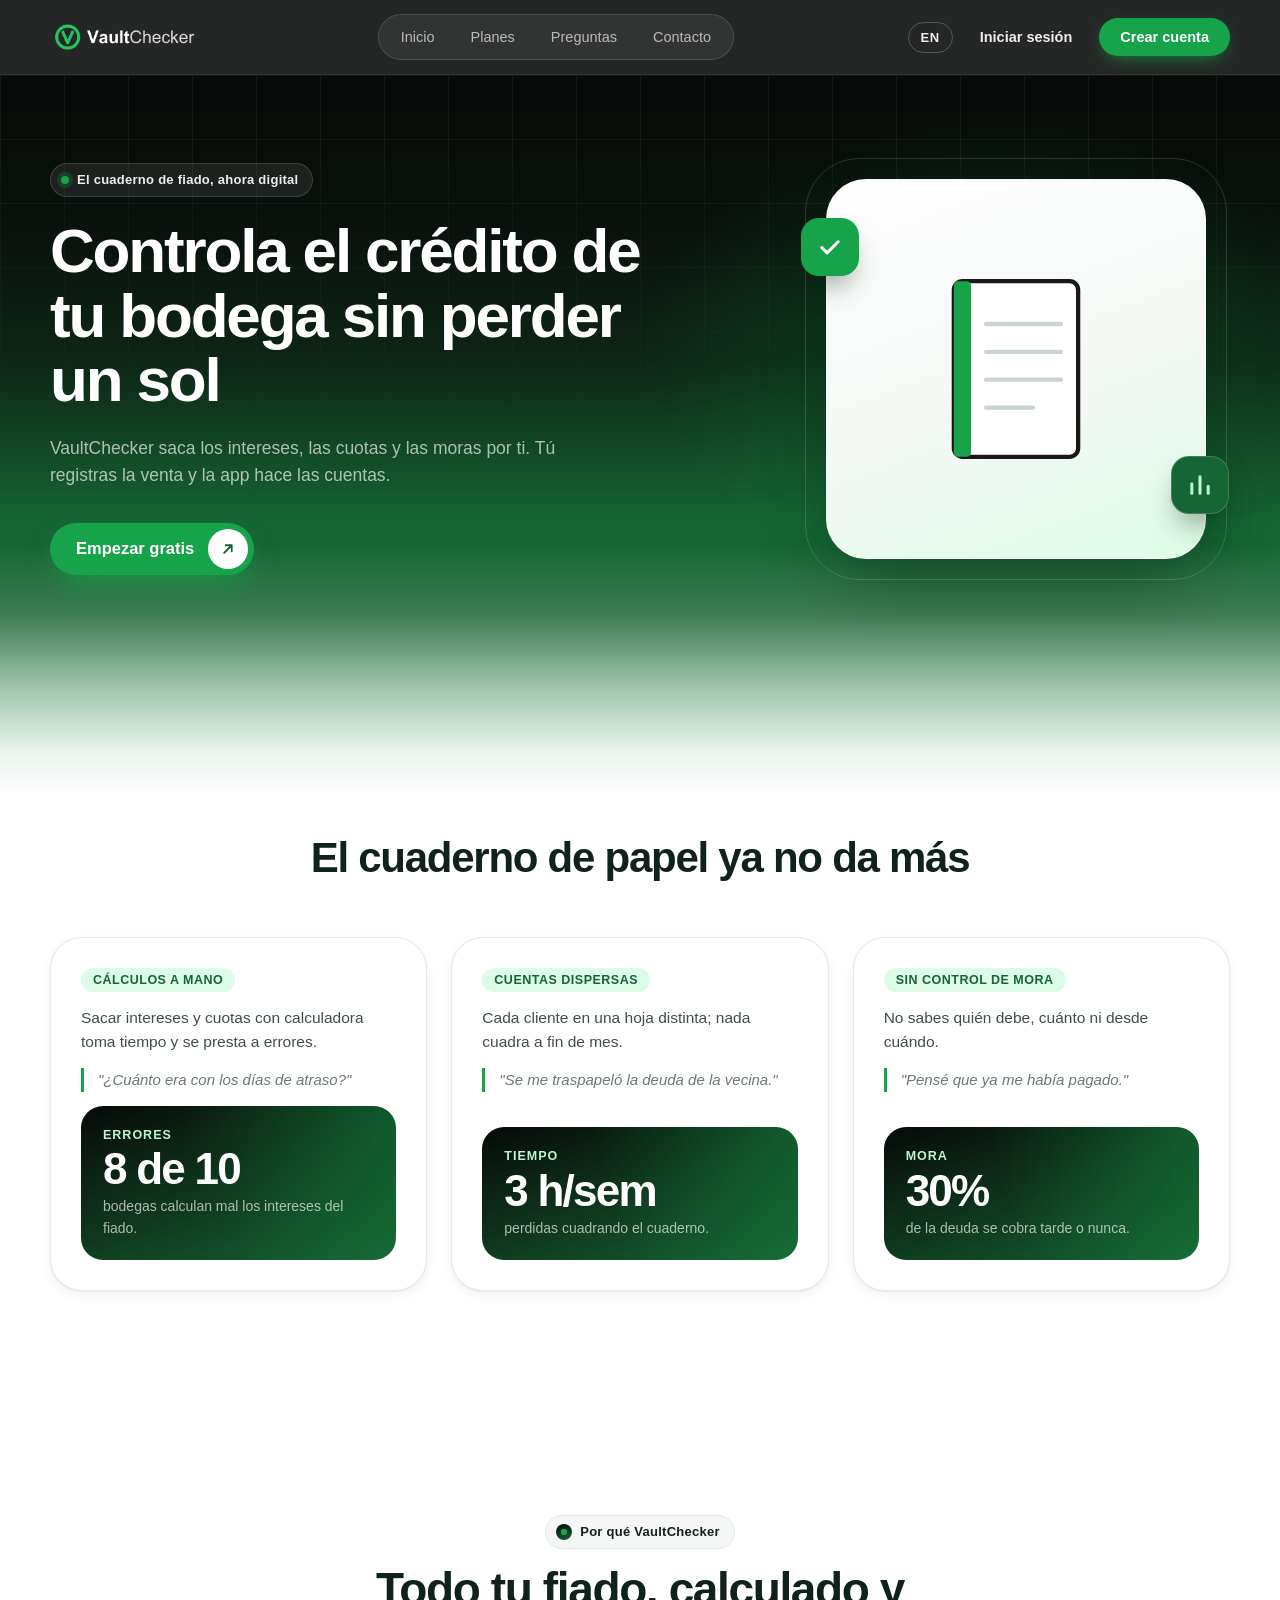
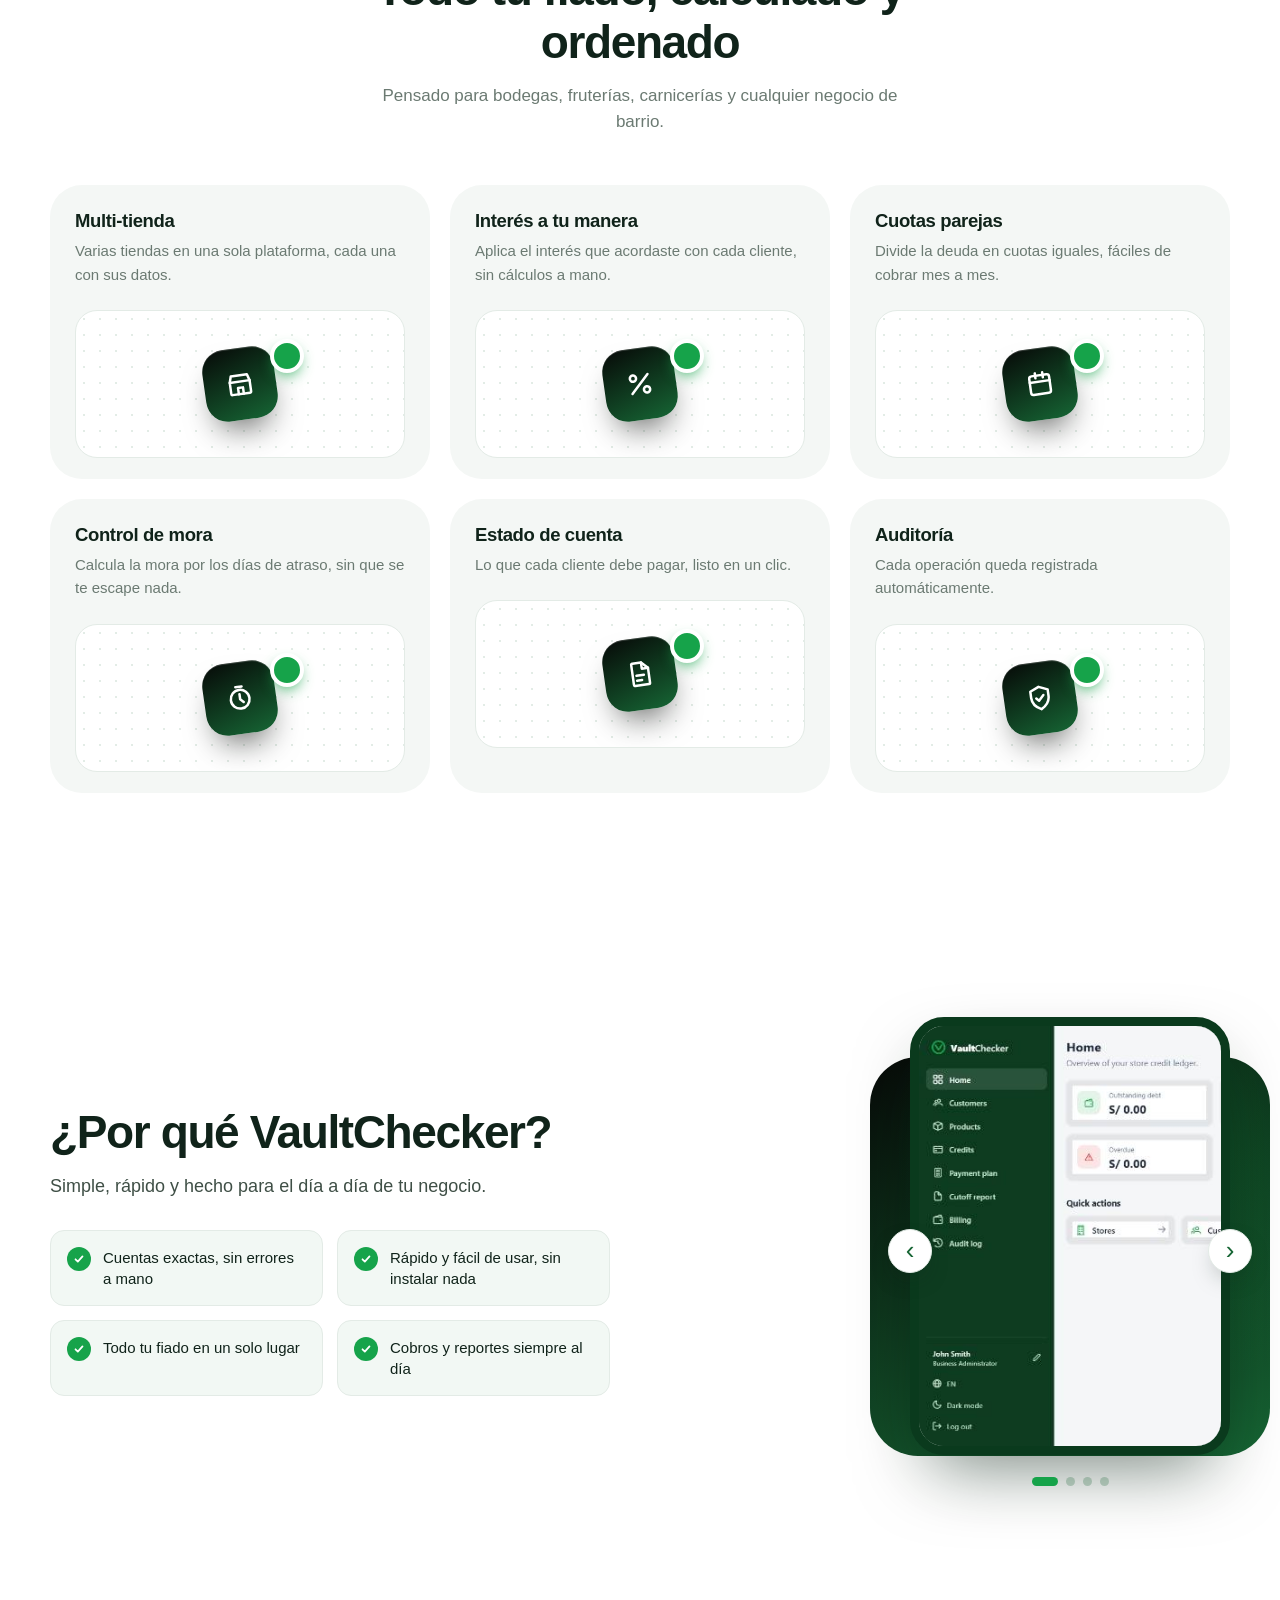
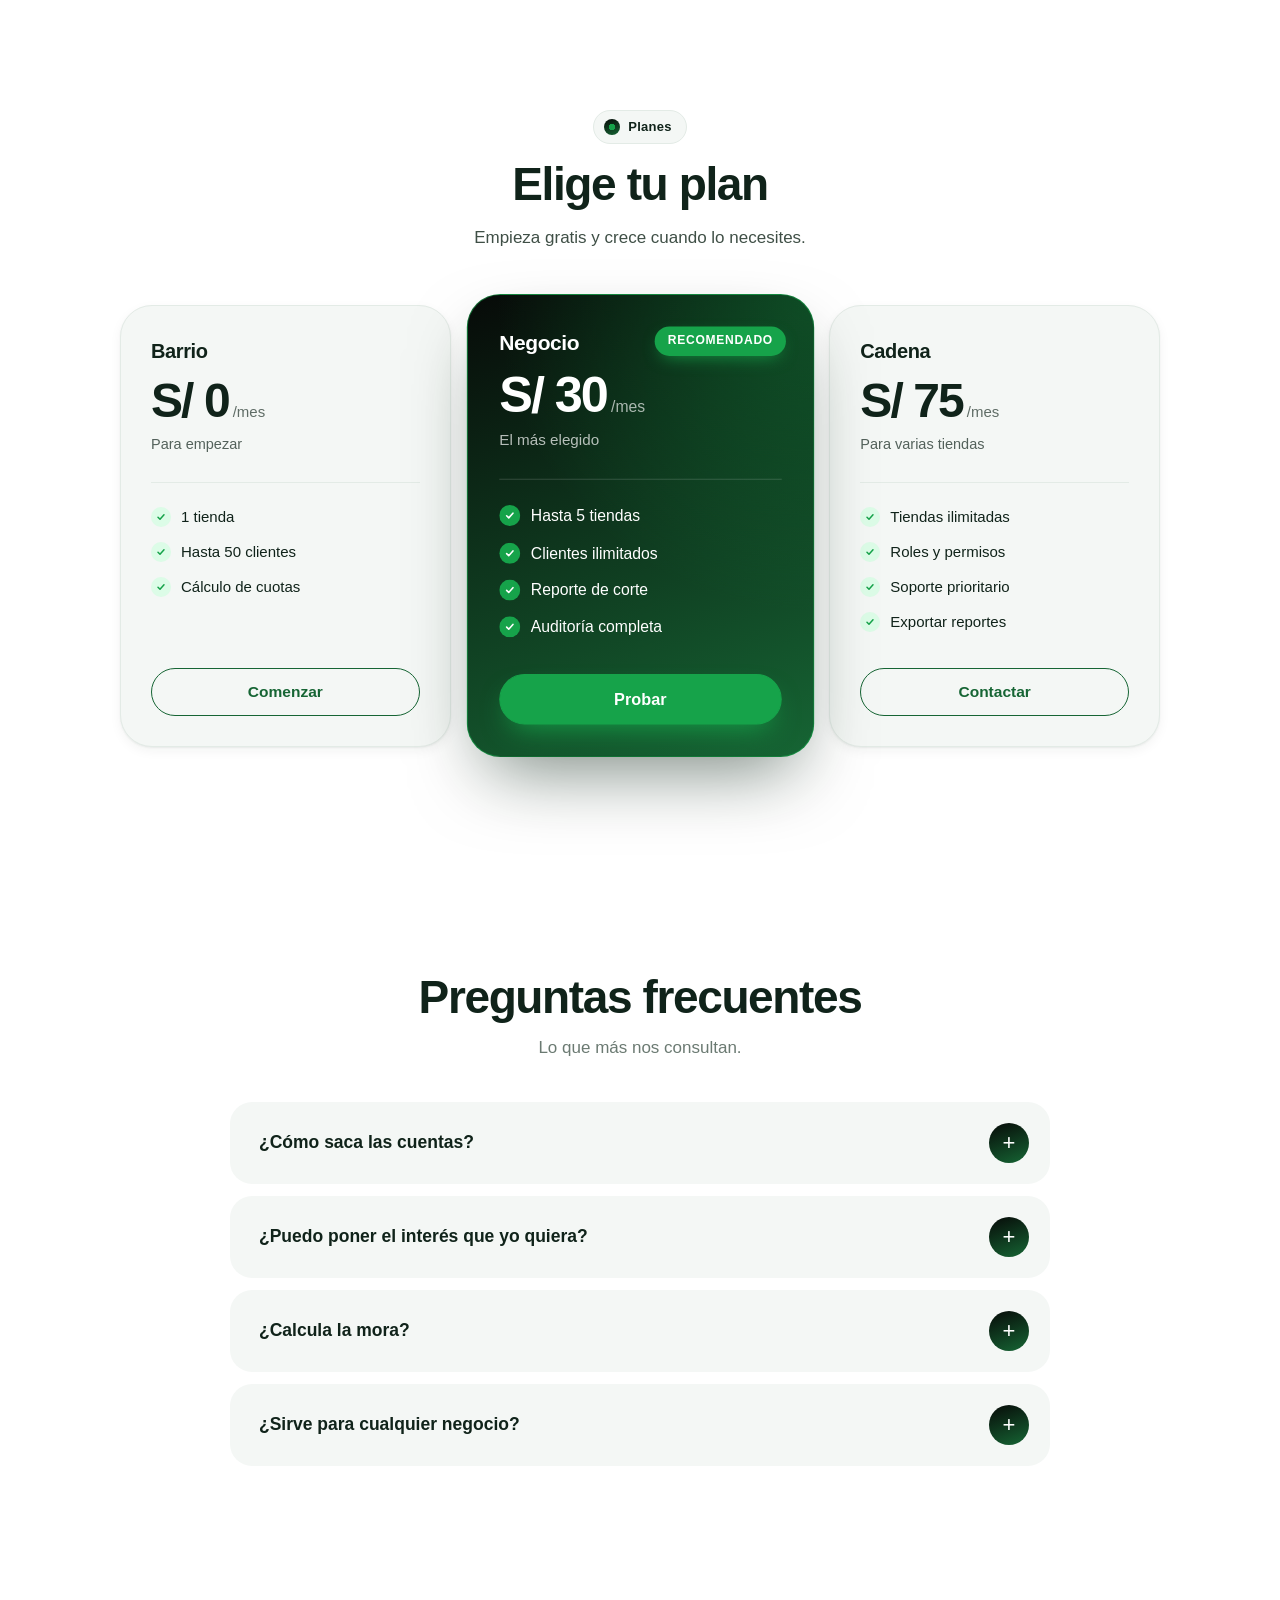
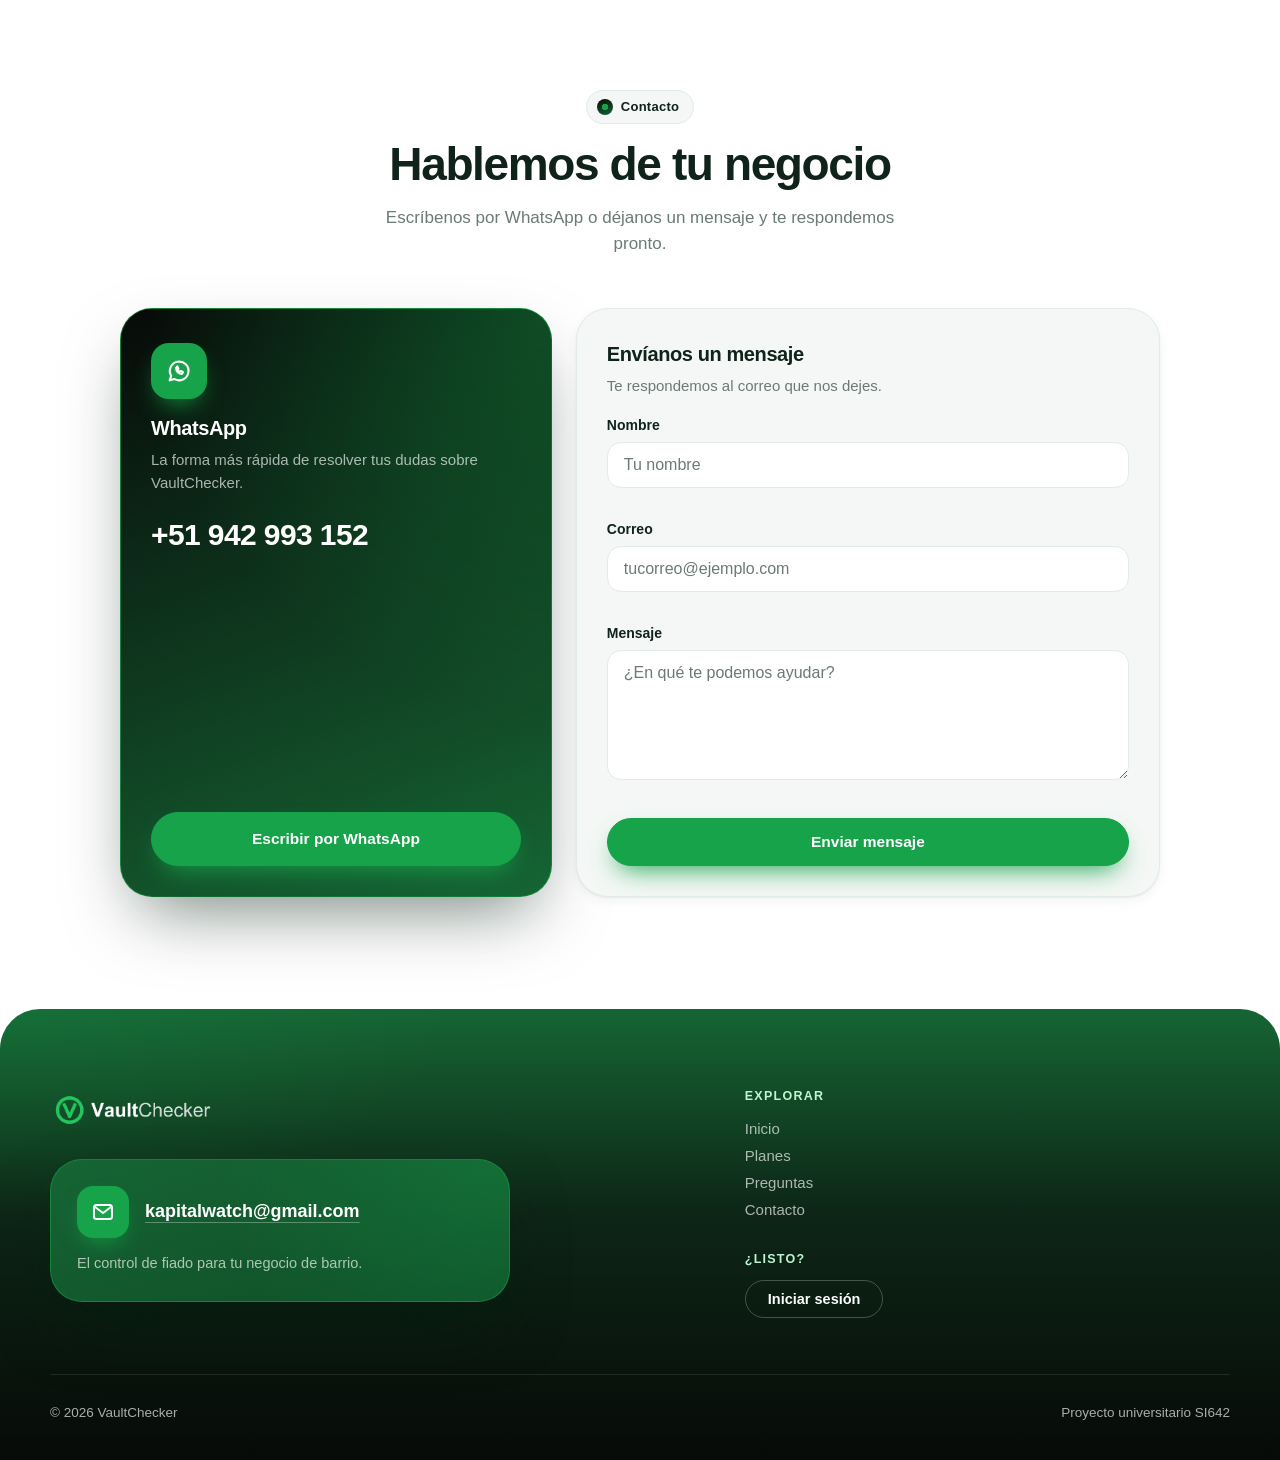
<file: src/index.html>
<!DOCTYPE html>
<html lang="es">
<head>
    <meta charset="UTF-8">
    <meta name="viewport" content="width=device-width, initial-scale=1">
    <title data-i18n="app.title">VaultChecker</title>
    <link rel="icon" href="../assets/favicon.svg" type="image/svg+xml">
    <link rel="stylesheet" href="styles.css">
</head>
<body>
    <header>
        <img class="logo" src="../assets/images/logo-dark.png" alt="VaultChecker">
        <button class="nav_toggle" type="button" aria-label="Menu" aria-expanded="false" data-nav-toggle>
            <span></span><span></span><span></span>
        </button>
        <nav class="hero_nav">
            <div class="nav_links">
            <button class="btn_hero_nav" data-i18n="hero.home" data-target="home"></button>
            <button class="btn_hero_nav" data-i18n="hero.membership" data-target="membership"></button>
            <button class="btn_hero_nav" data-i18n="hero.faq" data-target="faq"></button>
            <button class="btn_hero_nav" data-i18n="hero.contact" data-target="contact"></button>
            </div>
            <div class="nav_actions">
            <button class="btn_hero_nav" data-lang-toggle>EN</button>
            <button class="btn_hero_nav" label="btn_login" data-app-login data-i18n="hero.login"></button>
            <button class="btn_hero_nav btn_hero_nav_cta" data-app-register data-i18n="hero.register"></button>
            </div>
        </nav>
    </header>
   <main>
      <div class="section" id="home">
           <div class="presentation">
               <p class="short_summary" data-i18n="main.summary"></p>
               <p class="catchy_words" data-i18n="main.catchy"></p>
               <div class="hero_visual">
               <span class="hero_chip hero_chip_check" aria-hidden="true"><svg viewBox="0 0 24 24"><path d="M5 12.5l4.5 4.5L19 7.5"/></svg></span>
               <span class="hero_chip hero_chip_chart" aria-hidden="true"><svg viewBox="0 0 24 24"><path d="M5 19V11M12 19V5M19 19v-6"/></svg></span>
               <svg class="presentation_image hero_anim" viewBox="0 0 280 280" xmlns="http://www.w3.org/2000/svg" role="img" aria-label="The store credit notebook goes digital with VaultChecker">
                   <g class="anim_notebook">
                       <rect x="82" y="58" width="116" height="164" rx="8" fill="#ffffff" stroke="#1c1616" stroke-width="4"/>
                       <rect x="82" y="58" width="16" height="164" rx="4" fill="#16a34a"/>
                       <line x1="112" y1="98" x2="182" y2="98" stroke="#c9d6cd" stroke-width="4" stroke-linecap="round"/>
                       <line x1="112" y1="124" x2="182" y2="124" stroke="#c9d6cd" stroke-width="4" stroke-linecap="round"/>
                       <line x1="112" y1="150" x2="182" y2="150" stroke="#c9d6cd" stroke-width="4" stroke-linecap="round"/>
                       <line x1="112" y1="176" x2="156" y2="176" stroke="#c9d6cd" stroke-width="4" stroke-linecap="round"/>
                   </g>
                   <g class="anim_phone">
                       <rect x="84" y="24" width="112" height="232" rx="20" fill="#ffffff" stroke="#1c1616" stroke-width="8"/>
                       <circle cx="140" cy="240" r="5" fill="#c9d6cd"/>
                       <path class="anim_v" d="M114 82 L140 156 L166 82" fill="none" stroke="#16a34a" stroke-width="22" stroke-linecap="round" stroke-linejoin="round"/>
                       <text class="anim_brand" x="140" y="196" text-anchor="middle" font-family="system-ui, Segoe UI, Arial, sans-serif" font-weight="700" font-size="15" fill="#1c1616">VaultChecker</text>
                   </g>
               </svg>
               </div>

               <p class="highlighted_feature" data-i18n="main.highlightedfeature"></p>
               <div class="main_btns">
                   <button class="btn_start" data-app-register data-i18n="main.btnstart"></button>
               </div>
           </div>
      </div>
       <div class="section section_problems">
       <p class="problem_section_name" data-i18n="problem.section"></p>
       <div class="problems_row">
           <div class="problem_summary">
               <h4 class="problem_subtitle" data-i18n="problem1.subtitle"></h4>
               <p class="problem_description" data-i18n="problem1.description"></p>
               <p class="problem_phrase" data-i18n="problem1.phrase"></p>
               <div class="numbering_problems">
                   <h3 class="random_problem" data-i18n="problem1.numbering.title"></h3>
                   <h1 class="random_problem_summary" data-i18n="problem1.numbering.summary"></h1>
                   <p class="random_problem_description" data-i18n="problem1.numbering.description"></p>
               </div>
           </div>

           <div class="problem_summary">
               <h4 class="problem_subtitle" data-i18n="problem2.subtitle"></h4>
               <p class="problem_description" data-i18n="problem2.description"></p>
               <p class="problem_phrase" data-i18n="problem2.phrase"></p>
               <div class="numbering_problems">
                   <h3 class="random_problem" data-i18n="problem2.numbering.title"></h3>
                   <h1 class="random_problem_summary" data-i18n="problem2.numbering.summary"></h1>
                   <p class="random_problem_description" data-i18n="problem2.numbering.description"></p>
               </div>
           </div>

           <div class="problem_summary">
               <h4 class="problem_subtitle" data-i18n="problem3.subtitle"></h4>
               <p class="problem_description" data-i18n="problem3.description"></p>
               <p class="problem_phrase" data-i18n="problem3.phrase"></p>
               <div class="numbering_problems">
                   <h3 class="random_problem" data-i18n="problem3.numbering.title"></h3>
                   <h1 class="random_problem_summary" data-i18n="problem3.numbering.summary"></h1>
                   <p class="random_problem_description" data-i18n="problem3.numbering.description"></p>
               </div>
           </div>
       </div>
       </div>
      <div class="section" id="benefits">
       <div class="benefits">
           <p class="benefits_eyebrow" data-i18n="benefits.eyebrow"></p>
           <h2 class="benefits_title" data-i18n="benefits.title"></h2>
           <p class="benefits_subtitle" data-i18n="benefits.subtitle"></p>
           <div class="benefits_grid">
               <div class="benefit_card">
                   <span class="benefit_icon" aria-hidden="true"><svg viewBox="0 0 24 24"><path d="M4 10l1.5-5h13L20 10"/><path d="M4 10h16v9a1 1 0 0 1-1 1H5a1 1 0 0 1-1-1z"/><path d="M10 20v-5h4v5"/></svg></span>
                   <h3 class="benefit_name" data-i18n="benefits.card1.name"></h3>
                   <p class="benefit_text" data-i18n="benefits.card1.text"></p>
               </div>
               <div class="benefit_card">
                   <span class="benefit_icon" aria-hidden="true"><svg viewBox="0 0 24 24"><path d="M19 5L5 19"/><circle cx="7" cy="7" r="2.5"/><circle cx="17" cy="17" r="2.5"/></svg></span>
                   <h3 class="benefit_name" data-i18n="benefits.card2.name"></h3>
                   <p class="benefit_text" data-i18n="benefits.card2.text"></p>
               </div>
               <div class="benefit_card">
                   <span class="benefit_icon" aria-hidden="true"><svg viewBox="0 0 24 24"><rect x="4" y="5" width="16" height="15" rx="2"/><path d="M4 10h16M9 3v4M15 3v4"/></svg></span>
                   <h3 class="benefit_name" data-i18n="benefits.card3.name"></h3>
                   <p class="benefit_text" data-i18n="benefits.card3.text"></p>
               </div>
               <div class="benefit_card">
                   <span class="benefit_icon" aria-hidden="true"><svg viewBox="0 0 24 24"><circle cx="12" cy="13" r="7.5"/><path d="M12 9v4l2.5 2.5M9.5 3h5"/></svg></span>
                   <h3 class="benefit_name" data-i18n="benefits.card4.name"></h3>
                   <p class="benefit_text" data-i18n="benefits.card4.text"></p>
               </div>
               <div class="benefit_card">
                   <span class="benefit_icon" aria-hidden="true"><svg viewBox="0 0 24 24"><path d="M7 3h7l5 5v12a1 1 0 0 1-1 1H7a1 1 0 0 1-1-1V4a1 1 0 0 1 1-1z"/><path d="M14 3v5h5M9 13h6M9 17h4"/></svg></span>
                   <h3 class="benefit_name" data-i18n="benefits.card5.name"></h3>
                   <p class="benefit_text" data-i18n="benefits.card5.text"></p>
               </div>
               <div class="benefit_card">
                   <span class="benefit_icon" aria-hidden="true"><svg viewBox="0 0 24 24"><path d="M12 3l7 3v5c0 4.5-3 8-7 10-4-2-7-5.5-7-10V6z"/><path d="M9 12l2 2 4-4"/></svg></span>
                   <h3 class="benefit_name" data-i18n="benefits.card6.name"></h3>
                   <p class="benefit_text" data-i18n="benefits.card6.text"></p>
               </div>
           </div>
       </div>
      </div>
      <div class="section section_about">
       <div class="about_team">
           <h1 class="about_team_title" data-i18n="team.title"></h1>
           <h3 class="about_team_summary" data-i18n="team.summary"></h3>
           <ul class="team_strengths">
               <li data-i18n="team.strength1"></li>
               <li data-i18n="team.strength2"></li>
               <li data-i18n="team.strength3"></li>
               <li data-i18n="team.strength4"></li>
           </ul>
           <div class="app_gallery" data-gallery>
               <div class="app_gallery_viewport">
                   <div class="app_gallery_track" data-track>
                       <div class="app_shot"><img class="app_shot_img" alt="VaultChecker home"></div>
                       <div class="app_shot"><img class="app_shot_img" alt="VaultChecker customers"></div>
                       <div class="app_shot"><img class="app_shot_img" alt="VaultChecker payment plan"></div>
                       <div class="app_shot"><img class="app_shot_img" alt="VaultChecker billing"></div>
                   </div>
               </div>
               <button class="app_gallery_arrow app_gallery_prev" type="button" aria-label="Previous" data-prev>&#8249;</button>
               <button class="app_gallery_arrow app_gallery_next" type="button" aria-label="Next" data-next>&#8250;</button>
               <div class="app_gallery_dots" data-dots></div>
           </div>
       </div>
      </div>
       <div class="section section_tint" id="membership">
       <div class="membership">
           <p class="membership_eyebrow" data-i18n="membership.eyebrow"></p>
           <h2 class="membership_title" data-i18n="membership.title"></h2>
           <p class="membership_subtitle" data-i18n="membership.subtitle"></p>
           <div class="plans_row">
               <div class="plan_card">
                   <h3 class="plan_name" data-i18n="membership.plan1.name"></h3>
                   <p class="plan_price"><span class="plan_amount" data-i18n="membership.plan1.price"></span><span class="plan_period" data-i18n="membership.plan1.period"></span></p>
                   <p class="plan_desc" data-i18n="membership.plan1.desc"></p>
                   <ul class="plan_features">
                       <li data-i18n="membership.plan1.feature1"></li>
                       <li data-i18n="membership.plan1.feature2"></li>
                       <li data-i18n="membership.plan1.feature3"></li>
                   </ul>
                   <button class="plan_btn" data-app-register data-i18n="membership.plan1.btn"></button>
               </div>

               <div class="plan_card plan_featured">
                   <p class="plan_badge" data-i18n="membership.plan2.badge"></p>
                   <h3 class="plan_name" data-i18n="membership.plan2.name"></h3>
                   <p class="plan_price"><span class="plan_amount" data-i18n="membership.plan2.price"></span><span class="plan_period" data-i18n="membership.plan2.period"></span></p>
                   <p class="plan_desc" data-i18n="membership.plan2.desc"></p>
                   <ul class="plan_features">
                       <li data-i18n="membership.plan2.feature1"></li>
                       <li data-i18n="membership.plan2.feature2"></li>
                       <li data-i18n="membership.plan2.feature3"></li>
                       <li data-i18n="membership.plan2.feature4"></li>
                   </ul>
                   <button class="plan_btn plan_btn_featured" data-app-register data-i18n="membership.plan2.btn"></button>
               </div>

               <div class="plan_card">
                   <h3 class="plan_name" data-i18n="membership.plan3.name"></h3>
                   <p class="plan_price"><span class="plan_amount" data-i18n="membership.plan3.price"></span><span class="plan_period" data-i18n="membership.plan3.period"></span></p>
                   <p class="plan_desc" data-i18n="membership.plan3.desc"></p>
                   <ul class="plan_features">
                       <li data-i18n="membership.plan3.feature1"></li>
                       <li data-i18n="membership.plan3.feature2"></li>
                       <li data-i18n="membership.plan3.feature3"></li>
                       <li data-i18n="membership.plan3.feature4"></li>
                   </ul>
                   <button class="plan_btn" data-app-login data-i18n="membership.plan3.btn"></button>
               </div>
           </div>
       </div>
       </div>
       <div class="section" id="faq">
       <div class="FAQ_section">
           <h1 class="FAQ_title" data-i18n="FAQ.title"></h1>
           <p class="FAQ_description" data-i18n="FAQ.description"></p>
           <div class="FAQ_card">
               <p class="FAQ_question" data-i18n="FAQ.question1"></p>
               <button class="FAQ_show_text">+</button>
               <span class="FAQ_question_shown">
                   <p class="FAQ_answer" data-i18n="FAQ.answer1"></p>
               </span>
           </div>


           <div class="FAQ_card">
               <p class="FAQ_question" data-i18n="FAQ.question2"></p>
               <button class="FAQ_show_text">+</button>
               <span class="FAQ_question_shown">
                   <p class="FAQ_answer" data-i18n="FAQ.answer2"></p>
               </span>
           </div>

           <div class="FAQ_card">
               <p class="FAQ_question" data-i18n="FAQ.question3"></p>
               <button class="FAQ_show_text">+</button>
               <span class="FAQ_question_shown">
                   <p class="FAQ_answer" data-i18n="FAQ.answer3"></p>
               </span>
           </div>

           <div class="FAQ_card">
               <p class="FAQ_question" data-i18n="FAQ.question4"></p>
               <button class="FAQ_show_text">+</button>
               <span class="FAQ_question_shown">
                   <p class="FAQ_answer" data-i18n="FAQ.answer4"></p>
               </span>
           </div>
       </div>
       </div>
       <div class="section section_contact" id="contact">
       <div class="contact">
           <p class="contact_eyebrow" data-i18n="contact.eyebrow"></p>
           <h2 class="contact_title" data-i18n="contact.title"></h2>
           <p class="contact_subtitle" data-i18n="contact.subtitle"></p>
           <div class="contact_grid">
               <div class="contact_card contact_whatsapp">
                   <span class="contact_icon" aria-hidden="true"><svg viewBox="0 0 24 24"><path d="M4 20l1.3-3.9A8 8 0 1 1 8 18.8z"/><path d="M9.5 9.5c0 2.8 2.2 5 5 5l1-1.5-2-1-1 .8a3.5 3.5 0 0 1-1.8-1.8l.8-1-1-2z"/></svg></span>
                   <h3 class="contact_card_title" data-i18n="contact.whatsapp.title"></h3>
                   <p class="contact_card_text" data-i18n="contact.whatsapp.text"></p>
                   <p class="contact_phone" data-i18n="contact.whatsapp.number"></p>
                   <a class="contact_whatsapp_btn" href="https://wa.me/51942993152" target="_blank" rel="noopener noreferrer" data-whatsapp data-i18n="contact.whatsapp.btn"></a>
               </div>
               <form class="contact_card contact_form" novalidate data-contact-form>
                   <h3 class="contact_card_title" data-i18n="contact.form.title"></h3>
                   <p class="contact_card_text" data-i18n="contact.form.text"></p>
                   <div class="contact_field">
                       <label class="contact_label" for="contact-name" data-i18n="contact.form.name"></label>
                       <input class="contact_input" id="contact-name" name="name" type="text" autocomplete="name" maxlength="80" required data-i18n-placeholder="contact.form.namePlaceholder">
                       <p class="contact_error" id="contact-name-error" aria-live="polite"></p>
                   </div>
                   <div class="contact_field">
                       <label class="contact_label" for="contact-email" data-i18n="contact.form.email"></label>
                       <input class="contact_input" id="contact-email" name="email" type="email" autocomplete="email" maxlength="120" required data-i18n-placeholder="contact.form.emailPlaceholder">
                       <p class="contact_error" id="contact-email-error" aria-live="polite"></p>
                   </div>
                   <div class="contact_field">
                       <label class="contact_label" for="contact-message" data-i18n="contact.form.message"></label>
                       <textarea class="contact_input contact_textarea" id="contact-message" name="message" rows="5" maxlength="2000" required data-i18n-placeholder="contact.form.messagePlaceholder"></textarea>
                       <p class="contact_error" id="contact-message-error" aria-live="polite"></p>
                   </div>
                   <div class="contact_honey" aria-hidden="true">
                       <input type="text" name="_gotcha" tabindex="-1" autocomplete="off">
                   </div>
                   <button class="contact_submit" type="submit" data-contact-submit data-i18n="contact.form.submit"></button>
                   <p class="contact_status" role="status" aria-live="polite" data-contact-status></p>
               </form>
           </div>
       </div>
       </div>
   </main>
    <footer>
        <div class="footer_card">
            <div class="footer_brand">
                <img class="footer_logo" src="../assets/images/logo-dark.png" alt="VaultChecker">
                <div class="footer_contact">
                    <a class="footer_mail" href="mailto:kapitalwatch@gmail.com">
                        <span class="footer_mail_icon" aria-hidden="true"><svg viewBox="0 0 24 24"><rect x="3" y="5" width="18" height="14" rx="2.5"/><path d="M4 7l8 6 8-6"/></svg></span>
                        <p class="footer_info" data-i18n="footer.contact"></p>
                    </a>
                    <p class="footer_info" data-i18n="footer.summary"></p>
                </div>
            </div>
            <div class="footer_shortcuts">
                <h2 class="footer_explore" data-i18n="footer.explore"></h2>
                <nav class="footer_explore_nav">
                    <button class="btn_home" data-i18n="hero.home" data-target="home"></button>
                    <button class="btn_membership" data-i18n="hero.membership" data-target="membership"></button>
                    <button class="btn_faq" data-i18n="hero.faq" data-target="faq"></button>
                    <button class="btn_contact" data-i18n="hero.contact" data-target="contact"></button>
                </nav>
                <h2 class="footer_next" data-i18n="footer.next"></h2>
                <button class="btn_login" data-app-login data-i18n="hero.login"></button>
            </div>
            <div class="footer_last_division">
                <p class="copyright" data-i18n="footer.copyright"></p>
                <p class="designed_for" data-i18n="footer.designedFor"></p>
            </div>
        </div>
        <script src="app-shots.js"></script>
        <script src="script.js"></script>
    </footer>
</body>
</html>
</file>
<file: src/styles.css>
/* =========================================================
   VaultChecker landing, design tokens
   Core (dominant):  --vc-green-dark   #166534
   Accent (punctual): --vc-green-accent #16a34a
   Everything else is a tint/shade of these two greens or a neutral.
   ========================================================= */
:root{
    --vc-green-dark: #166534;
    --vc-green-accent: #16a34a;

    /* derived shades of the core green */
    --vc-green-deep: #0f4d27;
    --vc-green-night: #070a08;
    --vc-green-night-rgb: 7, 10, 8;
    /* signature gradient: night -> core green (as in the reference) */
    --vc-grad-core: linear-gradient(160deg, var(--vc-green-night) 0%, var(--vc-green-dark) 100%);
    --vc-green-deeper: #0a3a1d;
    --vc-green-dark-rgb: 22, 101, 52;
    --vc-green-accent-rgb: 22, 163, 74;

    /* derived tints */
    --vc-green-light: #bbf7d0;
    --vc-green-soft: #dcfce7;
    --vc-green-mist: #f2f8f4;

    /* neutrals */
    --vc-ink: #10231a;
    --vc-text: #3f4f46;
    --vc-muted: #6b7a72;
    --vc-line: #e3ebe6;
    --vc-surface: #f4f7f5;
    --vc-white: #ffffff;
    --vc-on-dark: rgba(255, 255, 255, 0.92);
    --vc-on-dark-muted: rgba(255, 255, 255, 0.66);

    /* shape & depth */
    --vc-radius-sm: 14px;
    --vc-radius: 22px;
    --vc-radius-lg: 32px;
    --vc-pill: 999px;
    --vc-shadow-sm: 0 1px 2px rgba(16, 35, 26, 0.06), 0 4px 12px rgba(16, 35, 26, 0.05);
    --vc-shadow: 0 2px 6px rgba(16, 35, 26, 0.05), 0 18px 40px -12px rgba(16, 35, 26, 0.14);
    --vc-shadow-lg: 0 30px 70px -20px rgba(4, 30, 14, 0.55);

    --vc-header-h: 72px;
    --vc-gutter: max(24px, calc((100% - 1180px) / 2));
    --vc-font: "Inter", -apple-system, BlinkMacSystemFont, "Segoe UI", Roboto, "Helvetica Neue", Arial, sans-serif;
}

*{
    margin: 0;
    padding: 0;
    box-sizing: border-box;
}

html{
    scroll-behavior: smooth;
}

body{
    background-color: var(--vc-white);
    font-family: var(--vc-font);
    color: var(--vc-ink);
    line-height: 1.55;
    -webkit-font-smoothing: antialiased;
    text-rendering: optimizeLegibility;
}

img{
    display: block;
    max-width: 100%;
}

button{
    cursor: pointer;
    font-family: inherit;
}

button:focus-visible,
a:focus-visible{
    outline: 2px solid var(--vc-green-accent);
    outline-offset: 3px;
}

h1, h2, h3, h4{
    letter-spacing: -0.02em;
    line-height: 1.15;
}

/* Shared "eyebrow chip" used by section labels */
.short_summary,
.benefits_eyebrow,
.membership_eyebrow,
.contact_eyebrow{
    display: inline-flex;
    align-items: center;
    gap: 8px;
    align-self: center;
    width: fit-content;
    padding: 6px 14px 6px 10px;
    border-radius: var(--vc-pill);
    font-size: 13px;
    font-weight: 600;
    letter-spacing: 0.02em;
}
.short_summary::before{
    content: "";
    width: 8px;
    height: 8px;
    border-radius: 50%;
    background-color: var(--vc-green-accent);
    box-shadow: 0 0 0 4px rgba(var(--vc-green-accent-rgb), 0.22);
}
.benefits_eyebrow::before,
.membership_eyebrow::before,
.contact_eyebrow::before{
    content: "";
    width: 16px;
    height: 16px;
    border-radius: 50%;
    background:
        radial-gradient(circle, var(--vc-green-accent) 0 3px, transparent 3.5px),
        var(--vc-grad-core);
}
.benefits_eyebrow,
.membership_eyebrow,
.contact_eyebrow{
    color: var(--vc-ink);
    background-color: var(--vc-surface);
    border: 1px solid var(--vc-line);
    text-transform: none;
}

/* =========================================================
   Header / nav
   ========================================================= */
header{
    position: sticky;
    top: 0;
    z-index: 50;
    display: flex;
    flex-wrap: wrap;
    align-items: center;
    gap: 16px 24px;
    min-height: var(--vc-header-h);
    padding: 14px var(--vc-gutter);
    background-color: rgba(var(--vc-green-night-rgb), 0.88);
    backdrop-filter: saturate(140%) blur(14px);
    -webkit-backdrop-filter: saturate(140%) blur(14px);
    border-bottom: 1px solid rgba(255, 255, 255, 0.06);
}

.logo{
    width: auto;
    height: 38px;
    flex-shrink: 0;
}

.hero_nav{
    flex: 1 1 auto;
    display: flex;
    align-items: center;
    justify-content: space-between;
    gap: 16px;
}

.nav_links{
    display: flex;
    align-items: center;
    gap: 2px;
    margin: 0 auto;
    padding: 5px;
    border-radius: var(--vc-pill);
    background-color: rgba(255, 255, 255, 0.06);
    border: 1px solid rgba(255, 255, 255, 0.12);
}

.nav_actions{
    display: flex;
    align-items: center;
    gap: 10px;
}

.btn_hero_nav{
    font-size: 14.5px;
    font-weight: 500;
    padding: 8px 16px;
    border-radius: var(--vc-pill);
    border: 1px solid transparent;
    background-color: transparent;
    color: var(--vc-on-dark-muted);
    white-space: nowrap;
    transition: background-color 0.2s, color 0.2s, border-color 0.2s, transform 0.15s;
}

.btn_hero_nav:hover{
    color: var(--vc-white);
    background-color: rgba(var(--vc-green-accent-rgb), 0.28);
}

.btn_hero_nav[data-lang-toggle]{
    min-width: 44px;
    padding: 7px 12px;
    font-size: 13px;
    font-weight: 700;
    letter-spacing: 0.04em;
    color: var(--vc-on-dark);
    border-color: rgba(255, 255, 255, 0.22);
}
.btn_hero_nav[data-lang-toggle]:hover{
    border-color: var(--vc-green-accent);
}

button[label="btn_login"]{
    color: var(--vc-on-dark);
    font-weight: 600;
}

.btn_hero_nav_cta{
    font-weight: 700;
    padding: 10px 20px;
    color: var(--vc-white);
    background-color: var(--vc-green-accent);
    box-shadow: 0 6px 18px -6px rgba(var(--vc-green-accent-rgb), 0.8);
}
.btn_hero_nav_cta:hover{
    background-color: var(--vc-green-accent);
    transform: translateY(-1px);
    box-shadow: 0 10px 24px -8px rgba(var(--vc-green-accent-rgb), 0.95);
}

.nav_toggle{
    display: none;
    flex-direction: column;
    justify-content: center;
    gap: 5px;
    width: 44px;
    height: 40px;
    padding: 8px 10px;
    background: rgba(255, 255, 255, 0.06);
    border: 1px solid rgba(255, 255, 255, 0.14);
    border-radius: 12px;
}
.nav_toggle span{
    display: block;
    width: 100%;
    height: 2px;
    border-radius: 2px;
    background: var(--vc-white);
    transition: transform 0.2s, opacity 0.2s;
}
header.nav-open .nav_toggle span:nth-child(1){ transform: translateY(7px) rotate(45deg); }
header.nav-open .nav_toggle span:nth-child(2){ opacity: 0; }
header.nav-open .nav_toggle span:nth-child(3){ transform: translateY(-7px) rotate(-45deg); }

/* =========================================================
   Layout: full-bleed sections, content capped at ~1180px
   ========================================================= */
main{
    display: block;
}

.section{
    position: relative;
    display: flex;
    flex-direction: column;
    gap: 24px;
    padding: 112px var(--vc-gutter);
    scroll-margin-top: var(--vc-header-h);
}

.section_tint{
    background-color: var(--vc-white);
}

/* =========================================================
   Hero (#home)
   ========================================================= */
#home{
    padding-top: 88px;
    padding-bottom: 220px;
    overflow: hidden;
    color: var(--vc-white);
    background:
        radial-gradient(ellipse 40% 45% at 78% 38%, rgba(var(--vc-green-accent-rgb), 0.28), transparent 70%),
        /* night -> core green; the fade to white only covers the bottom padding */
        linear-gradient(180deg,
            var(--vc-green-night) 0%,
            #0a120d 22%,
            #0d2616 40%,
            var(--vc-green-dark) 62%,
            var(--vc-green-dark) calc(100% - 250px),
            #3f7d55 calc(100% - 180px),
            #a9cbb5 calc(100% - 100px),
            #e9f2ec calc(100% - 45px),
            var(--vc-white) 100%);
}

/* faint grid texture, fades out toward the bottom */
#home::before{
    content: "";
    position: absolute;
    inset: 0;
    pointer-events: none;
    background-image:
        linear-gradient(rgba(255, 255, 255, 0.06) 1px, transparent 1px),
        linear-gradient(90deg, rgba(255, 255, 255, 0.06) 1px, transparent 1px);
    background-size: 64px 64px;
    -webkit-mask-image: linear-gradient(180deg, #000 0%, transparent 55%);
    mask-image: linear-gradient(180deg, #000 0%, transparent 55%);
}

.presentation{
    position: relative;
    display: grid;
    grid-template-columns: minmax(0, 1fr) auto;
    grid-template-rows: 1fr repeat(4, auto) 1fr;
    align-items: center;
    column-gap: 64px;
}

.short_summary{
    grid-column: 1;
    grid-row: 2;
    justify-self: start;
    color: var(--vc-on-dark);
    background-color: rgba(255, 255, 255, 0.08);
    border: 1px solid rgba(255, 255, 255, 0.14);
}

.catchy_words{
    grid-column: 1;
    grid-row: 3;
    margin-top: 22px;
    font-weight: 700;
    font-size: clamp(36px, 5.4vw, 62px);
    line-height: 1.04;
    letter-spacing: -0.035em;
    max-width: 640px;
}

.highlighted_feature{
    grid-column: 1;
    grid-row: 4;
    margin-top: 22px;
    max-width: 520px;
    font-size: 17.5px;
    color: var(--vc-on-dark-muted);
}

.main_btns{
    grid-column: 1;
    grid-row: 5;
    display: flex;
    flex-wrap: wrap;
    gap: 16px;
    margin-top: 34px;
}

.btn_start{
    display: inline-flex;
    align-items: center;
    gap: 14px;
    padding: 6px 6px 6px 26px;
    border: none;
    border-radius: var(--vc-pill);
    background-color: var(--vc-green-accent);
    color: var(--vc-white);
    font-size: 16.5px;
    font-weight: 700;
    box-shadow: 0 14px 30px -10px rgba(var(--vc-green-accent-rgb), 0.9);
    transition: transform 0.15s, box-shadow 0.2s;
}
/* arrow bubble (decorative, no text) */
.btn_start::after{
    content: "";
    width: 40px;
    height: 40px;
    border-radius: 50%;
    background:
        url("data:image/svg+xml,%3Csvg xmlns='http://www.w3.org/2000/svg' viewBox='0 0 24 24' fill='none' stroke='%23166534' stroke-width='2.4' stroke-linecap='round' stroke-linejoin='round'%3E%3Cpath d='M7 17L17 7M9 7h8v8'/%3E%3C/svg%3E") center / 18px no-repeat,
        var(--vc-white);
    transition: transform 0.2s;
}
.btn_start:hover{
    transform: translateY(-2px);
    box-shadow: 0 18px 36px -10px rgba(var(--vc-green-accent-rgb), 1);
}
.btn_start:hover::after{
    transform: rotate(45deg);
}

/* Floating mockup card that hosts the (unchanged) hero animation */
.hero_visual{
    grid-column: 2;
    grid-row: 1 / -1;
    position: relative;
    width: 380px;
    margin-right: 24px;
    aspect-ratio: 1;
    display: grid;
    place-items: center;
    padding: 36px;
    border-radius: 40px;
    background: linear-gradient(160deg, var(--vc-white) 0%, var(--vc-green-mist) 60%, var(--vc-green-soft) 100%);
    border: 1px solid rgba(255, 255, 255, 0.7);
    box-shadow: var(--vc-shadow-lg), inset 0 1px 0 rgba(255, 255, 255, 0.9);
}
.hero_visual::before{
    content: "";
    position: absolute;
    inset: -22px;
    border-radius: 54px;
    border: 1px solid rgba(255, 255, 255, 0.14);
    pointer-events: none;
}

.presentation_image{
    width: 100%;
    height: 100%;
    max-width: 300px;
    max-height: 300px;
}

.hero_chip{
    position: absolute;
    z-index: 2;
    display: grid;
    place-items: center;
    width: 58px;
    height: 58px;
    border-radius: 18px;
    box-shadow: 0 16px 30px -10px rgba(4, 30, 14, 0.5);
    animation: vcFloat 6s ease-in-out infinite;
}
.hero_chip svg{
    width: 28px;
    height: 28px;
    fill: none;
    stroke-width: 2.6;
    stroke-linecap: round;
    stroke-linejoin: round;
}
.hero_chip_check{
    top: 38px;
    left: -26px;
    background-color: var(--vc-green-accent);
}
.hero_chip_check svg{ stroke: var(--vc-white); }
.hero_chip_chart{
    right: -24px;
    bottom: 44px;
    background-color: var(--vc-green-dark);
    border: 1px solid rgba(255, 255, 255, 0.18);
    animation-delay: -3s;
}
.hero_chip_chart svg{ stroke: var(--vc-green-light); }

@keyframes vcFloat{
    0%, 100% { transform: translateY(0); }
    50% { transform: translateY(-10px); }
}

@media (prefers-reduced-motion: reduce){
    .hero_chip{ animation: none; }
    html{ scroll-behavior: auto; }
}

/* ---- Hero animation (unchanged) ---- */
.hero_anim{
    background-color: transparent;
    overflow: visible;
}

.anim_notebook,
.anim_phone,
.anim_v,
.anim_brand{
    transform-box: fill-box;
    transform-origin: center;
}
.anim_notebook{
    animation: heroNotebook 8s ease-in-out infinite;
}
.anim_phone{
    opacity: 0;
    animation: heroPhone 8s ease-in-out infinite;
}
.anim_v{
    stroke-dasharray: 200;
    stroke-dashoffset: 200;
    animation: heroDrawV 8s ease-in-out infinite;
}
.anim_brand{
    opacity: 0;
    animation: heroBrand 8s ease-in-out infinite;
}

@keyframes heroNotebook{
    0% { opacity: 0; transform: rotate(-6deg) scale(0.9); }
    8%, 14% { opacity: 1; transform: rotate(0deg) scale(1); }
    22% { opacity: 0; transform: rotate(5deg) scale(1.08); }
    22.01%, 86% { opacity: 0; }
    100% { opacity: 1; transform: rotate(-6deg) scale(0.9); }
}
@keyframes heroPhone{
    0%, 15% { opacity: 0; transform: scale(0.8); }
    26% { opacity: 1; transform: scale(1.03); }
    32%, 86% { opacity: 1; transform: scale(1); }
    100% { opacity: 0; transform: scale(0.9); }
}
@keyframes heroDrawV{
    0%, 32% { stroke-dashoffset: 200; }
    54% { stroke-dashoffset: 0; transform: scale(1.12); }
    60%, 86% { stroke-dashoffset: 0; transform: scale(1); }
    100% { stroke-dashoffset: 0; }
}
@keyframes heroBrand{
    0%, 60% { opacity: 0; transform: translateY(10px); }
    72%, 86% { opacity: 1; transform: translateY(0); }
    100% { opacity: 0; }
}

@media (prefers-reduced-motion: reduce){
    .anim_notebook{ animation: none; opacity: 0; }
    .anim_phone{ animation: none; opacity: 1; }
    .anim_v{ animation: none; stroke-dashoffset: 0; }
    .anim_brand{ animation: none; opacity: 1; }
}

/* =========================================================
   Problems (light)
   ========================================================= */
.section_problems{
    gap: 56px;
    padding-top: 40px;
}

.problem_section_name{
    font-size: clamp(28px, 4vw, 42px);
    font-weight: 700;
    letter-spacing: -0.03em;
    line-height: 1.1;
    text-align: center;
    max-width: 680px;
    margin: 0 auto;
}

.problems_row{
    display: grid;
    grid-template-columns: repeat(3, minmax(0, 1fr));
    gap: 24px;
}

.problem_summary{
    display: flex;
    flex-direction: column;
    align-items: flex-start;
    gap: 14px;
    padding: 30px;
    background-color: var(--vc-white);
    border: 1px solid var(--vc-line);
    border-radius: var(--vc-radius-lg);
    box-shadow: var(--vc-shadow-sm);
    transition: transform 0.25s, box-shadow 0.25s, border-color 0.25s;
}

.problem_summary:hover{
    transform: translateY(-6px);
    box-shadow: var(--vc-shadow);
    border-color: rgba(var(--vc-green-accent-rgb), 0.45);
}

.problem_summary *{
    max-width: 100%;
    overflow-wrap: break-word;
}

.problem_subtitle{
    display: inline-flex;
    align-items: center;
    padding: 5px 12px;
    border-radius: var(--vc-pill);
    background-color: var(--vc-green-soft);
    color: var(--vc-green-dark);
    font-size: 12.5px;
    font-weight: 700;
    letter-spacing: 0.04em;
    text-transform: uppercase;
}

.problem_description{
    color: var(--vc-text);
    font-size: 15.5px;
}

.problem_phrase{
    padding-left: 14px;
    border-left: 3px solid var(--vc-green-accent);
    color: var(--vc-muted);
    font-style: italic;
    font-size: 15px;
}

.numbering_problems{
    display: flex;
    flex-direction: column;
    gap: 4px;
    width: 100%;
    margin-top: auto;
    padding: 22px 22px 20px;
    border-radius: var(--vc-radius);
    color: var(--vc-white);
    background:
        radial-gradient(circle at 100% 0%, rgba(var(--vc-green-accent-rgb), 0.35), transparent 60%),
        var(--vc-grad-core);
}

.random_problem{
    font-size: 12.5px;
    font-weight: 700;
    letter-spacing: 0.08em;
    text-transform: uppercase;
    color: var(--vc-green-light);
}

.random_problem_summary{
    font-size: clamp(34px, 4vw, 44px);
    font-weight: 800;
    line-height: 1.05;
    letter-spacing: -0.04em;
}

.random_problem_description{
    font-size: 14px;
    color: var(--vc-on-dark-muted);
}

/* =========================================================
   Benefits (light, cards with illustrated icon panel)
   ========================================================= */
.benefits{
    display: flex;
    flex-direction: column;
    align-items: center;
    text-align: center;
    gap: 14px;
}

.benefits_title{
    font-size: clamp(30px, 4.4vw, 46px);
    font-weight: 700;
    letter-spacing: -0.03em;
    max-width: 680px;
}

.benefits_subtitle{
    font-size: 17px;
    color: var(--vc-muted);
    max-width: 540px;
    margin-bottom: 36px;
}

.benefits_grid{
    display: grid;
    grid-template-columns: repeat(3, minmax(0, 1fr));
    gap: 20px;
    width: 100%;
}

.benefit_card{
    display: flex;
    flex-direction: column;
    align-items: flex-start;
    text-align: left;
    gap: 8px;
    padding: 24px 24px 20px;
    border-radius: var(--vc-radius-lg);
    background-color: var(--vc-surface);
    border: 1px solid transparent;
    transition: transform 0.25s, box-shadow 0.25s, border-color 0.25s, background-color 0.25s;
}

.benefit_card:hover{
    transform: translateY(-6px);
    background-color: var(--vc-white);
    border-color: var(--vc-line);
    box-shadow: var(--vc-shadow);
}

/* illustrated panel at the bottom of the card, with a dark-green icon tile */
.benefit_icon{
    order: 3;
    position: relative;
    display: grid;
    place-items: center;
    width: 100%;
    height: 148px;
    margin-top: 16px;
    border-radius: var(--vc-radius);
    border: 1px solid var(--vc-line);
    background:
        radial-gradient(circle, rgba(var(--vc-green-dark-rgb), 0.12) 1px, transparent 1.5px) 0 0 / 16px 16px,
        var(--vc-white);
    overflow: hidden;
}
.benefit_icon::before{
    content: "";
    position: absolute;
    width: 72px;
    height: 72px;
    border-radius: 22px;
    background: var(--vc-grad-core);
    box-shadow: 0 18px 32px -12px rgba(var(--vc-green-night-rgb), 0.65), inset 0 1px 0 rgba(255, 255, 255, 0.18);
    transform: rotate(-8deg);
    transition: transform 0.3s;
}
.benefit_icon::after{
    content: "";
    position: absolute;
    top: 28px;
    right: calc(50% - 64px);
    width: 26px;
    height: 26px;
    border-radius: 50%;
    border: 4px solid var(--vc-white);
    background: var(--vc-green-accent);
    box-shadow: 0 6px 14px -4px rgba(var(--vc-green-accent-rgb), 0.8);
}
.benefit_card:hover .benefit_icon::before{
    transform: rotate(0deg) scale(1.04);
}
.benefit_icon svg{
    position: relative;
    z-index: 1;
    width: 30px;
    height: 30px;
    fill: none;
    stroke: var(--vc-white);
    stroke-width: 2;
    stroke-linecap: round;
    stroke-linejoin: round;
    transform: rotate(-8deg);
    transition: transform 0.3s;
}
.benefit_card:hover .benefit_icon svg{
    transform: rotate(0deg);
}

.benefit_name{
    font-size: 18.5px;
    font-weight: 700;
}

.benefit_text{
    font-size: 15px;
    color: var(--vc-muted);
}

/* =========================================================
   About + app screenshots carousel (light)
   ========================================================= */
.about_team{
    display: grid;
    grid-template-columns: minmax(0, 1fr) auto;
    grid-template-rows: 1fr repeat(3, auto) 1fr;
    align-items: center;
    column-gap: 80px;
}

.about_team_title{
    grid-column: 1;
    grid-row: 2;
    font-size: clamp(30px, 4.4vw, 46px);
    font-weight: 700;
    letter-spacing: -0.03em;
}

.about_team_summary{
    grid-column: 1;
    grid-row: 3;
    margin-top: 14px;
    max-width: 480px;
    font-size: 18px;
    font-weight: 400;
    letter-spacing: 0;
    line-height: 1.5;
    color: var(--vc-text);
}

.about_team_description{
    margin-top: 12px;
}

.team_strengths{
    grid-column: 1;
    grid-row: 4;
    list-style: none;
    padding: 0;
    margin: 30px 0 0;
    display: grid;
    grid-template-columns: repeat(2, minmax(0, 1fr));
    gap: 14px;
    max-width: 560px;
}

.team_strengths li{
    position: relative;
    padding: 16px 16px 16px 52px;
    border-radius: var(--vc-radius-sm);
    background-color: var(--vc-green-mist);
    border: 1px solid var(--vc-line);
    color: var(--vc-ink);
    font-size: 15px;
    font-weight: 500;
    line-height: 1.4;
}

.team_strengths li::before{
    content: "";
    position: absolute;
    left: 16px;
    top: 16px;
    width: 24px;
    height: 24px;
    border-radius: 50%;
    background:
        url("data:image/svg+xml,%3Csvg xmlns='http://www.w3.org/2000/svg' viewBox='0 0 24 24' fill='none' stroke='white' stroke-width='3' stroke-linecap='round' stroke-linejoin='round'%3E%3Cpath d='M6 12.5l4 4 8-9'/%3E%3C/svg%3E") center / 14px no-repeat,
        var(--vc-green-accent);
}

.img_about_the_team{
    grid-column: 2;
    grid-row: 1 / -1;
    width: 280px;
    height: 280px;
    object-fit: cover;
    background-color: var(--vc-green-soft);
    border-radius: 20px;
}

.app_gallery{
    grid-column: 2;
    grid-row: 1 / -1;
    position: relative;
    isolation: isolate;
    width: 320px;
    max-width: 100%;
}
/* soft green glow + backdrop panel behind the device */
.app_gallery::before{
    content: "";
    position: absolute;
    z-index: -1;
    inset: 40px -40px 30px -40px;
    border-radius: 48px;
    background:
        radial-gradient(circle at 70% 20%, rgba(var(--vc-green-accent-rgb), 0.3), transparent 60%),
        var(--vc-grad-core);
}
.app_gallery_viewport{
    overflow: hidden;
    border-radius: 34px;
    border: 9px solid var(--vc-green-deeper);
    box-shadow: var(--vc-shadow-lg);
    background: var(--vc-white);
}
.app_gallery_track{
    display: flex;
    transition: transform .45s cubic-bezier(.22, .8, .24, 1);
}
.app_shot{
    flex: 0 0 100%;
    display: block;
}
.app_shot_img{
    display: block;
    width: 100%;
    height: 420px;
    object-fit: cover;
    object-position: top left;
    background: var(--vc-green-deeper);
    -webkit-user-drag: none;
    user-select: none;
}

/* legacy mock-screen styles (kept, tokenised) */
.app_shot_top{
    display: flex;
    align-items: center;
    gap: 8px;
    background: var(--vc-green-dark);
    color: var(--vc-white);
    padding: 12px 16px;
}
.app_shot_dot{
    width: 10px; height: 10px; border-radius: 50%;
    background: var(--vc-green-light);
}
.app_shot_title{ font-weight: 700; font-size: 15px; }
.app_shot_body{
    padding: 16px;
    display: flex;
    flex-direction: column;
    gap: 10px;
    flex: 1;
    background: var(--vc-green-mist);
}
.mk_kpis{ display: grid; grid-template-columns: 1fr 1fr; gap: 10px; }
.mk_kpi{
    background: var(--vc-white); border: 1px solid var(--vc-line); border-radius: 12px;
    padding: 12px; display: flex; flex-direction: column; gap: 4px;
}
.mk_kpi_label{ font-size: 12px; color: var(--vc-muted); }
.mk_kpi_value{ font-size: 18px; font-weight: 700; color: var(--vc-green-accent); }
.mk_kpi--danger .mk_kpi_value{ color: #dc2626; }
.mk_row{
    background: var(--vc-white); border: 1px solid var(--vc-line); border-radius: 10px;
    padding: 12px 14px; display: flex; align-items: center; justify-content: space-between;
    font-size: 14px; color: var(--vc-text);
}
.mk_tag{ font-size: 12px; color: var(--vc-green-dark); background: var(--vc-green-soft); padding: 3px 8px; border-radius: 999px; }
.mk_table_head, .mk_table_row{
    display: grid; grid-template-columns: 1fr 1fr 1fr; gap: 8px;
    padding: 10px 12px; font-size: 13px;
}
.mk_table_head{ color: var(--vc-muted); font-weight: 700; text-transform: uppercase; font-size: 11px; letter-spacing: .03em; border-bottom: 1px solid var(--vc-line); }
.mk_table_row{ background: var(--vc-white); border: 1px solid var(--vc-line); border-radius: 10px; color: var(--vc-text); }
.mk_table_row--paid span:last-child{ color: var(--vc-green-accent); font-weight: 700; }
.mk_plan{
    background: var(--vc-white); border: 1px solid var(--vc-line); border-radius: 12px;
    padding: 14px 16px; display: flex; align-items: center; justify-content: space-between;
    font-size: 15px; font-weight: 600; color: var(--vc-text);
}
.mk_plan--active{ border-color: var(--vc-green-accent); outline: 2px solid var(--vc-green-accent); outline-offset: -1px; }
.mk_plan_price{ color: var(--vc-green-accent); font-weight: 700; }

.app_gallery_arrow{
    position: absolute;
    top: 50%;
    transform: translateY(-50%);
    width: 44px;
    height: 44px;
    border-radius: 50%;
    border: 1px solid var(--vc-line);
    background: var(--vc-white);
    color: var(--vc-green-dark);
    box-shadow: 0 10px 24px -8px rgba(16, 35, 26, 0.35);
    cursor: pointer;
    font-size: 26px;
    line-height: 1;
    display: flex;
    align-items: center;
    justify-content: center;
    padding-bottom: 3px;
    transition: background-color 0.2s, color 0.2s, border-color 0.2s;
}
.app_gallery_arrow:hover{
    background: var(--vc-green-accent);
    border-color: var(--vc-green-accent);
    color: var(--vc-white);
}
.app_gallery_prev{ left: -22px; }
.app_gallery_next{ right: -22px; }
.app_gallery_dots{
    display: flex;
    justify-content: center;
    gap: 8px;
    margin-top: 22px;
}
.app_gallery_dots button{
    width: 9px;
    height: 9px;
    border-radius: 999px;
    border: none;
    background: rgba(var(--vc-green-dark-rgb), 0.25);
    cursor: pointer;
    padding: 0;
    transition: width 0.25s, background-color 0.25s;
}
.app_gallery_dots button.is_active{
    background: var(--vc-green-accent);
    width: 26px;
}

/* =========================================================
   Membership (tinted light)
   ========================================================= */
.membership{
    display: flex;
    flex-direction: column;
    align-items: center;
    text-align: center;
    gap: 14px;
}

.membership_title{
    font-size: clamp(30px, 4.4vw, 46px);
    font-weight: 700;
    letter-spacing: -0.03em;
}

.membership_subtitle{
    font-size: 17px;
    color: var(--vc-text);
    margin-bottom: 40px;
}

.plans_row{
    display: grid;
    grid-template-columns: repeat(3, minmax(0, 1fr));
    align-items: stretch;
    gap: 24px;
    width: 100%;
    max-width: 1040px;
}

.plan_card{
    position: relative;
    min-width: 0;
    display: flex;
    flex-direction: column;
    align-items: flex-start;
    text-align: left;
    gap: 8px;
    padding: 34px 30px 30px;
    background-color: var(--vc-surface);
    border: 1px solid var(--vc-line);
    border-radius: var(--vc-radius-lg);
    box-shadow: var(--vc-shadow-sm);
    transition: transform 0.25s, box-shadow 0.25s;
}

.plan_card *{
    max-width: 100%;
    overflow-wrap: anywhere;
}

.plan_card:hover{
    transform: translateY(-6px);
    box-shadow: var(--vc-shadow);
}

.plan_featured{
    color: var(--vc-white);
    border: 1px solid rgba(var(--vc-green-accent-rgb), 0.6);
    background:
        radial-gradient(circle at 100% 0%, rgba(var(--vc-green-accent-rgb), 0.35), transparent 55%),
        var(--vc-grad-core);
    box-shadow: var(--vc-shadow-lg);
    transform: scale(1.05);
    z-index: 1;
}

.plan_featured:hover{
    transform: scale(1.05) translateY(-6px);
    box-shadow: var(--vc-shadow-lg);
}

.plan_badge{
    position: absolute;
    top: 30px;
    right: 26px;
    background-color: var(--vc-green-accent);
    color: var(--vc-white);
    font-size: 11.5px;
    font-weight: 700;
    text-transform: uppercase;
    letter-spacing: 0.06em;
    padding: 5px 12px;
    border-radius: var(--vc-pill);
    box-shadow: 0 6px 16px -6px rgba(var(--vc-green-accent-rgb), 0.9);
}

.plan_name{
    font-size: 20px;
    font-weight: 700;
}

.plan_price{
    display: flex;
    flex-wrap: wrap;
    align-items: baseline;
    gap: 4px;
    margin-top: 6px;
}

.plan_amount{
    font-size: clamp(38px, 5vw, 48px);
    font-weight: 800;
    letter-spacing: -0.04em;
    line-height: 1;
}

.plan_period{
    font-size: 15px;
    opacity: 0.65;
}

.plan_desc{
    font-size: 14.5px;
    opacity: 0.7;
    margin-bottom: 6px;
}

.plan_features{
    list-style: none;
    display: flex;
    flex-direction: column;
    gap: 12px;
    width: 100%;
    margin: 12px 0 26px;
    padding-top: 22px;
    border-top: 1px solid var(--vc-line);
    font-size: 15px;
}

.plan_featured .plan_features{
    border-top-color: rgba(255, 255, 255, 0.16);
}

.plan_features li{
    position: relative;
    padding-left: 30px;
}

.plan_features li::before{
    content: "";
    position: absolute;
    left: 0;
    top: 2px;
    width: 20px;
    height: 20px;
    border-radius: 50%;
    background:
        url("data:image/svg+xml,%3Csvg xmlns='http://www.w3.org/2000/svg' viewBox='0 0 24 24' fill='none' stroke='%2316a34a' stroke-width='3' stroke-linecap='round' stroke-linejoin='round'%3E%3Cpath d='M6 12.5l4 4 8-9'/%3E%3C/svg%3E") center / 12px no-repeat,
        var(--vc-green-soft);
}

.plan_featured .plan_features li::before{
    background:
        url("data:image/svg+xml,%3Csvg xmlns='http://www.w3.org/2000/svg' viewBox='0 0 24 24' fill='none' stroke='white' stroke-width='3' stroke-linecap='round' stroke-linejoin='round'%3E%3Cpath d='M6 12.5l4 4 8-9'/%3E%3C/svg%3E") center / 12px no-repeat,
        var(--vc-green-accent);
}

.plan_btn{
    margin-top: auto;
    width: 100%;
    padding: 14px;
    font-size: 15.5px;
    font-weight: 700;
    border-radius: var(--vc-pill);
    border: 1.5px solid var(--vc-green-dark);
    background-color: transparent;
    color: var(--vc-green-dark);
    transition: background-color 0.2s, color 0.2s, border-color 0.2s, transform 0.15s;
}

.plan_btn:hover{
    background-color: var(--vc-green-accent);
    border-color: var(--vc-green-accent);
    color: var(--vc-white);
    transform: translateY(-2px);
}

.plan_btn_featured{
    background-color: var(--vc-green-accent);
    border-color: var(--vc-green-accent);
    color: var(--vc-white);
    box-shadow: 0 12px 26px -10px rgba(var(--vc-green-accent-rgb), 1);
}

.plan_btn_featured:hover{
    background-color: var(--vc-white);
    border-color: var(--vc-white);
    color: var(--vc-green-dark);
}

/* =========================================================
   FAQ (light)
   ========================================================= */
.FAQ_section{
    display: flex;
    flex-direction: column;
    gap: 12px;
    width: 100%;
    max-width: 820px;
    margin: 0 auto;
}

.FAQ_title{
    text-align: center;
    font-size: clamp(30px, 4.4vw, 46px);
    font-weight: 700;
    letter-spacing: -0.03em;
}

.FAQ_description{
    text-align: center;
    font-size: 17px;
    color: var(--vc-muted);
    margin-bottom: 28px;
}

.FAQ_card{
    display: flex;
    flex-wrap: wrap;
    align-items: center;
    justify-content: space-between;
    gap: 12px 20px;
    padding: 20px 20px 20px 28px;
    background-color: var(--vc-surface);
    border: 1px solid transparent;
    color: var(--vc-ink);
    border-radius: var(--vc-radius);
    transition: background-color 0.25s, border-color 0.25s, box-shadow 0.25s;
}

.FAQ_card:hover{
    border-color: var(--vc-line);
}

.FAQ_card.open{
    background-color: var(--vc-white);
    border-color: var(--vc-line);
    box-shadow: var(--vc-shadow);
}

.FAQ_question{
    flex: 1 1 0;
    min-width: 0;
    font-weight: 600;
    font-size: 17.5px;
}

.FAQ_show_text{
    display: flex;
    align-items: center;
    justify-content: center;
    width: 40px;
    height: 40px;
    flex-shrink: 0;
    border: none;
    border-radius: 50%;
    background: var(--vc-grad-core);
    color: var(--vc-white);
    font-size: 22px;
    line-height: 1;
    user-select: none;
    transition: background 0.2s, transform 0.2s;
}

.FAQ_show_text:hover,
.FAQ_card.open .FAQ_show_text{
    background: var(--vc-green-accent);
}

.FAQ_question_shown{
    display: none;
    flex-basis: 100%;
    padding-right: 60px;
    color: var(--vc-text);
    font-size: 15.5px;
}

.FAQ_card.open .FAQ_question_shown{
    display: block;
    animation: vcFadeDown 0.25s ease-out;
}

@keyframes vcFadeDown{
    from { opacity: 0; transform: translateY(-4px); }
    to { opacity: 1; transform: translateY(0); }
}

/* =========================================================
   Contact (#contact): WhatsApp card + message form
   ========================================================= */
.contact{
    display: flex;
    flex-direction: column;
    align-items: center;
    text-align: center;
    gap: 14px;
}

.contact_title{
    font-size: clamp(30px, 4.4vw, 46px);
    font-weight: 700;
    letter-spacing: -0.03em;
    max-width: 680px;
}

.contact_subtitle{
    font-size: 17px;
    color: var(--vc-muted);
    max-width: 540px;
    margin-bottom: 36px;
}

.contact_grid{
    display: grid;
    grid-template-columns: minmax(0, 0.85fr) minmax(0, 1.15fr);
    align-items: stretch;
    gap: 24px;
    width: 100%;
    max-width: 1040px;
}

.contact_card{
    min-width: 0;
    display: flex;
    flex-direction: column;
    align-items: flex-start;
    text-align: left;
    gap: 8px;
    padding: 34px 30px 30px;
    background-color: var(--vc-surface);
    border: 1px solid var(--vc-line);
    border-radius: var(--vc-radius-lg);
    box-shadow: var(--vc-shadow-sm);
}

.contact_whatsapp{
    color: var(--vc-white);
    border-color: rgba(var(--vc-green-accent-rgb), 0.6);
    background:
        radial-gradient(circle at 100% 0%, rgba(var(--vc-green-accent-rgb), 0.35), transparent 55%),
        var(--vc-grad-core);
    box-shadow: var(--vc-shadow-lg);
}

.contact_icon{
    display: grid;
    place-items: center;
    width: 56px;
    height: 56px;
    margin-bottom: 10px;
    border-radius: 18px;
    background-color: var(--vc-green-accent);
    box-shadow: 0 12px 26px -10px rgba(var(--vc-green-accent-rgb), 1);
}
.contact_icon svg{
    width: 28px;
    height: 28px;
    fill: none;
    stroke: var(--vc-white);
    stroke-width: 1.8;
    stroke-linecap: round;
    stroke-linejoin: round;
}

.contact_card_title{
    font-size: 20px;
    font-weight: 700;
}

.contact_card_text{
    font-size: 15px;
    color: var(--vc-muted);
    margin-bottom: 10px;
}
.contact_whatsapp .contact_card_text{
    color: var(--vc-on-dark-muted);
}

.contact_phone{
    font-size: clamp(24px, 3vw, 30px);
    font-weight: 800;
    letter-spacing: -0.02em;
    color: var(--vc-white);
    overflow-wrap: anywhere;
}

.contact_whatsapp_btn,
.contact_submit{
    display: inline-flex;
    align-items: center;
    justify-content: center;
    width: 100%;
    padding: 14px;
    font-size: 15.5px;
    font-weight: 700;
    text-align: center;
    text-decoration: none;
    border-radius: var(--vc-pill);
    border: 1.5px solid var(--vc-green-accent);
    background-color: var(--vc-green-accent);
    color: var(--vc-white);
    box-shadow: 0 12px 26px -10px rgba(var(--vc-green-accent-rgb), 1);
    transition: background-color 0.2s, color 0.2s, border-color 0.2s, transform 0.15s, opacity 0.2s;
}
.contact_whatsapp_btn{
    margin-top: auto;
}
.contact_whatsapp .contact_phone{
    margin-bottom: 26px;
}
.contact_whatsapp_btn:hover{
    background-color: var(--vc-white);
    border-color: var(--vc-white);
    color: var(--vc-green-dark);
    transform: translateY(-2px);
}
.contact_submit{
    margin-top: 8px;
}
.contact_submit:hover:not(:disabled){
    background-color: var(--vc-green-dark);
    border-color: var(--vc-green-dark);
    transform: translateY(-2px);
}
.contact_submit:disabled{
    cursor: progress;
    opacity: 0.65;
    box-shadow: none;
}

.contact_field{
    display: flex;
    flex-direction: column;
    gap: 6px;
    width: 100%;
}

.contact_label{
    font-size: 14px;
    font-weight: 600;
    color: var(--vc-ink);
}

.contact_input{
    width: 100%;
    padding: 13px 16px;
    font-family: inherit;
    font-size: 16px;
    color: var(--vc-ink);
    background-color: var(--vc-white);
    border: 1.5px solid var(--vc-line);
    border-radius: var(--vc-radius-sm);
    transition: border-color 0.2s, box-shadow 0.2s;
}
.contact_input::placeholder{
    color: var(--vc-muted);
}
.contact_input:focus{
    outline: none;
    border-color: var(--vc-green-accent);
    box-shadow: 0 0 0 4px rgba(var(--vc-green-accent-rgb), 0.18);
}
.contact_input[aria-invalid="true"]{
    border-color: var(--vc-green-deep);
    background-color: var(--vc-green-mist);
}

.contact_textarea{
    min-height: 130px;
    resize: vertical;
}

.contact_error{
    min-height: 1.2em;
    font-size: 13.5px;
    font-weight: 600;
    color: var(--vc-green-deep);
}

/* honeypot: hidden from people, visible to bots */
.contact_honey{
    position: absolute;
    left: -9999px;
    width: 1px;
    height: 1px;
    overflow: hidden;
}

.contact_status{
    width: 100%;
    font-size: 15px;
    font-weight: 600;
}
.contact_status:empty{
    display: none;
}
.contact_status.is_success,
.contact_status.is_error{
    padding: 12px 16px;
    border-radius: var(--vc-radius-sm);
}
.contact_status.is_success{
    color: var(--vc-green-dark);
    background-color: var(--vc-green-soft);
}
.contact_status.is_error{
    color: var(--vc-ink);
    background-color: var(--vc-white);
    border: 1.5px solid var(--vc-green-deep);
}

/* =========================================================
   Footer
   ========================================================= */
footer{
    position: relative;
    background:
        radial-gradient(ellipse 50% 70% at 0% 0%, rgba(var(--vc-green-accent-rgb), 0.18), transparent 70%),
        linear-gradient(180deg, var(--vc-green-dark) 0%, #0d2616 45%, var(--vc-green-night) 100%);
    color: var(--vc-on-dark);
    padding: 80px var(--vc-gutter) 36px;
    border-top-left-radius: 40px;
    border-top-right-radius: 40px;
}

.footer_card{
    display: grid;
    grid-template-columns: minmax(0, 1.3fr) minmax(0, 1fr);
    gap: 56px 64px;
}

.footer_brand{
    display: flex;
    flex-direction: column;
    gap: 28px;
}

.footer_logo{
    align-self: flex-start;
    width: auto;
    height: 42px;
}

.footer_contact{
    display: flex;
    flex-direction: column;
    gap: 14px;
    max-width: 460px;
    padding: 26px;
    border-radius: var(--vc-radius-lg);
    background:
        radial-gradient(circle at 100% 0%, rgba(var(--vc-green-accent-rgb), 0.3), transparent 60%),
        linear-gradient(160deg, var(--vc-green-dark), var(--vc-green-deep));
    border: 1px solid rgba(var(--vc-green-accent-rgb), 0.55);
    box-shadow: var(--vc-shadow-lg);
}

.footer_mail{
    display: flex;
    align-items: center;
    gap: 16px;
    color: var(--vc-white);
    text-decoration: none;
    border-radius: var(--vc-radius-sm);
}

.footer_mail_icon{
    display: grid;
    place-items: center;
    flex-shrink: 0;
    width: 52px;
    height: 52px;
    border-radius: 16px;
    background-color: var(--vc-green-accent);
    box-shadow: 0 10px 22px -8px rgba(var(--vc-green-accent-rgb), 0.9);
    transition: transform 0.2s;
}
.footer_mail_icon svg{
    width: 24px;
    height: 24px;
    fill: none;
    stroke: var(--vc-white);
    stroke-width: 2;
    stroke-linecap: round;
    stroke-linejoin: round;
}

.footer_info{
    font-size: 14.5px;
    color: var(--vc-on-dark-muted);
}

.footer_mail .footer_info{
    min-width: 0;
    overflow-wrap: anywhere;
    font-size: 18px;
    font-weight: 700;
    color: var(--vc-white);
    text-decoration: underline;
    text-decoration-color: rgba(255, 255, 255, 0.3);
    text-underline-offset: 5px;
    transition: text-decoration-color 0.2s;
}

.footer_mail:hover .footer_info{
    text-decoration-color: var(--vc-green-accent);
}
.footer_mail:hover .footer_mail_icon{
    transform: translateY(-2px) rotate(-4deg);
}

.footer_shortcuts{
    display: flex;
    flex-direction: column;
    gap: 10px;
}

.footer_explore,
.footer_next{
    font-size: 12.5px;
    font-weight: 700;
    text-transform: uppercase;
    letter-spacing: 0.1em;
    color: var(--vc-green-light);
    margin-bottom: 4px;
}

.footer_next{
    margin-top: 22px;
}

.footer_explore_nav{
    display: flex;
    flex-direction: column;
    align-items: flex-start;
    gap: 6px;
}

.footer_explore_nav button{
    background: none;
    border: none;
    color: var(--vc-on-dark-muted);
    font-size: 15px;
    padding: 2px 0;
    text-align: left;
    transition: color 0.2s;
}

.footer_explore_nav button:hover{
    color: var(--vc-white);
}

.footer_shortcuts .btn_login{
    align-self: flex-start;
    padding: 10px 22px;
    border-radius: var(--vc-pill);
    border: 1px solid rgba(255, 255, 255, 0.24);
    background: transparent;
    color: var(--vc-white);
    font-size: 14.5px;
    font-weight: 600;
    transition: background-color 0.2s, border-color 0.2s;
}

.footer_shortcuts .btn_login:hover{
    background-color: var(--vc-green-accent);
    border-color: var(--vc-green-accent);
}

.footer_last_division{
    grid-column: 1 / -1;
    display: flex;
    flex-wrap: wrap;
    justify-content: space-between;
    gap: 8px 24px;
    padding-top: 28px;
    border-top: 1px solid rgba(255, 255, 255, 0.1);
    font-size: 13.5px;
    color: var(--vc-on-dark-muted);
}

/* =========================================================
   Responsive
   ========================================================= */
@media (max-width: 1100px){
    .hero_visual{ width: 330px; }
    .benefits_grid{ grid-template-columns: repeat(2, minmax(0, 1fr)); }
    .problems_row{ grid-template-columns: repeat(2, minmax(0, 1fr)); }
    .problems_row .problem_summary:last-child{ grid-column: 1 / -1; }
    .team_strengths{ grid-template-columns: 1fr; }
    .about_team{ column-gap: 56px; }
}

@media (max-width: 900px){
    header{
        flex-wrap: wrap;
        justify-content: space-between;
        gap: 12px;
        padding: 12px 20px;
    }
    .nav_toggle{ display: flex; }
    .hero_nav{
        display: none;
        order: 3;
        flex: 1 1 100%;
        flex-direction: column;
        align-items: stretch;
        gap: 12px;
        margin: 4px 0 8px;
    }
    header.nav-open .hero_nav{ display: flex; }
    .nav_links{
        flex-direction: column;
        align-items: stretch;
        margin: 0;
        padding: 6px;
        border-radius: var(--vc-radius);
    }
    .nav_actions{
        flex-direction: column;
        align-items: stretch;
        gap: 8px;
    }
    .btn_hero_nav{
        width: 100%;
        text-align: center;
        padding: 12px 16px;
        font-size: 15.5px;
    }
    .btn_hero_nav[data-lang-toggle]{ width: 100%; }
    button[label="btn_login"]{
        width: 100%;
        border-color: rgba(255, 255, 255, 0.22);
    }
    .btn_hero_nav_cta{ width: 100%; }
}

@media (max-width: 800px){
    .section{ padding-top: 80px; padding-bottom: 80px; }
    #home{ padding-top: 56px; padding-bottom: 230px; text-align: left; }
    .section_problems{ padding-top: 24px; }

    .presentation,
    .about_team{
        grid-template-columns: 1fr;
        grid-template-rows: none;
    }
    .short_summary,
    .catchy_words,
    .highlighted_feature,
    .main_btns,
    .about_team_title,
    .about_team_summary,
    .team_strengths{
        grid-column: 1;
        grid-row: auto;
    }
    .hero_visual{
        grid-column: 1;
        grid-row: auto;
        width: min(100%, 340px);
        margin: 44px auto 12px;
        padding: 28px;
    }
    .hero_chip_check{ left: -12px; }
    .hero_chip_chart{ right: -12px; }

    .presentation_image,
    .img_about_the_team,
    .app_gallery{
        grid-column: 1;
        grid-row: auto;
    }
    .app_gallery{
        width: min(100%, 300px);
        margin: 56px auto 0;
    }
    .app_gallery::before{ inset: 40px -24px 30px -24px; }
    .app_gallery_prev{ left: -14px; }
    .app_gallery_next{ right: -14px; }
    .team_strengths{ max-width: none; }

    .problems_row,
    .benefits_grid,
    .plans_row{
        grid-template-columns: 1fr;
    }
    .problems_row .problem_summary:last-child{ grid-column: auto; }
    .plans_row{ max-width: 460px; }
    .contact_grid{ grid-template-columns: 1fr; max-width: 560px; }
    .plan_featured{ transform: none; }
    .plan_featured:hover{ transform: translateY(-6px); }

    .footer_card{ grid-template-columns: 1fr; gap: 44px; }
}

@media (max-width: 480px){
    .section{ padding-top: 64px; padding-bottom: 64px; }
    .problem_summary,
    .benefit_card,
    .plan_card{ padding: 26px 22px; }
    .plan_badge{ top: 24px; right: 20px; }
    .FAQ_card{ padding: 18px 18px 18px 20px; }
    .FAQ_question{ font-size: 16px; }
    .FAQ_question_shown{ padding-right: 0; }
    .contact_card{ padding: 26px 22px; }
    .footer_contact{ padding: 22px; }
    .footer_mail .footer_info{ font-size: 16px; }
    footer{ padding-top: 64px; }
}
</file>
